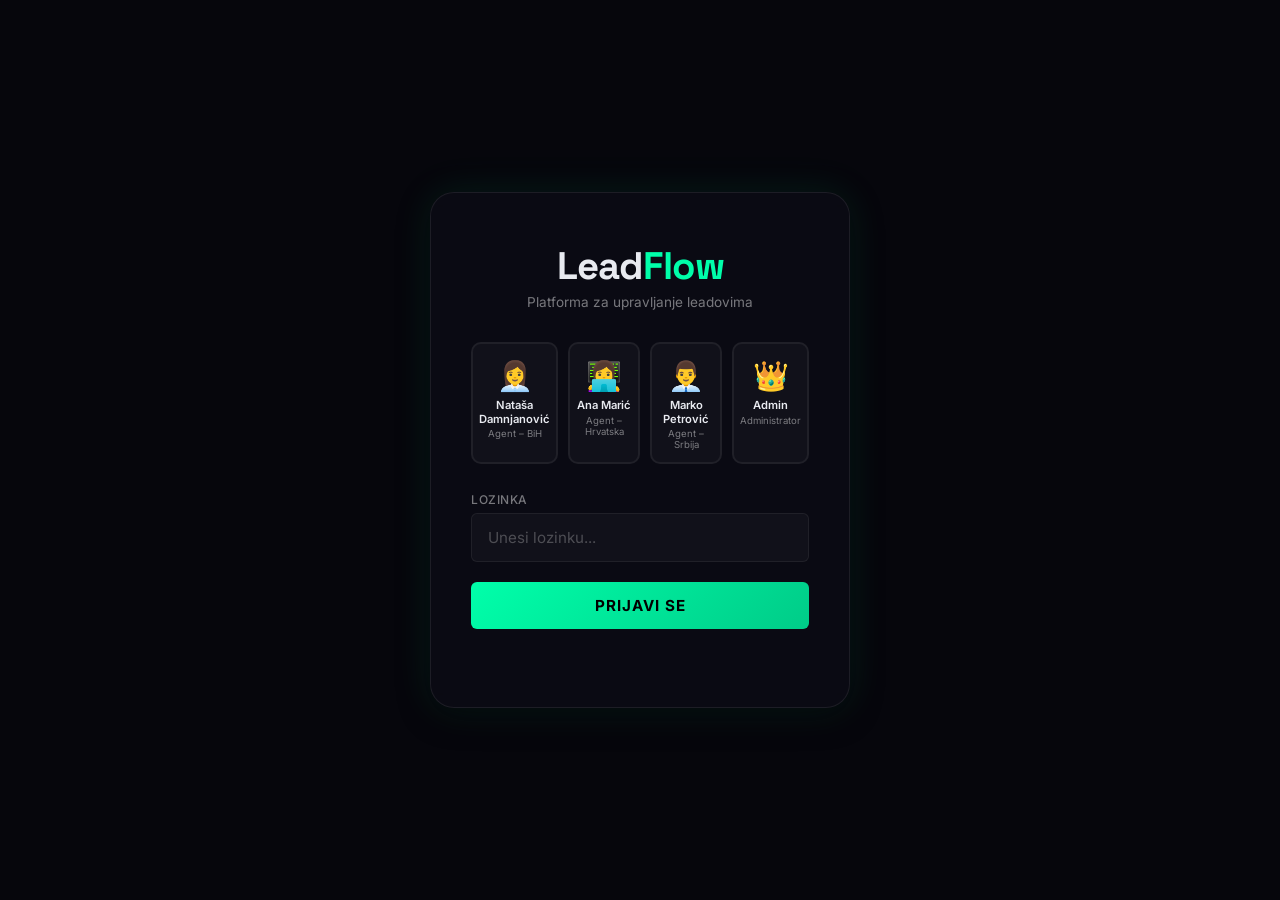
<file: index.html>
<!DOCTYPE html>
<html lang="bs" data-theme="dark">
<head>
<meta charset="UTF-8">
<meta name="viewport" content="width=device-width,initial-scale=1.0">
<title>LeadFlow Platform</title>
<link rel="preconnect" href="https://fonts.googleapis.com">
<link rel="preconnect" href="https://fonts.gstatic.com" crossorigin>
<link href="https://fonts.googleapis.com/css2?family=Space+Grotesk:wght@300;400;500;600;700&family=Inter:wght@300;400;500;600;700&display=swap" rel="stylesheet">
<link rel="stylesheet" href="v2/prem.495d68b5.css">
</head>
<body>

<!-- Three.js 3D Background -->
<canvas id="threeBg"></canvas>

<!-- Noise Overlay -->
<div class="noise-overlay"></div>

<!-- LOGIN -->
<div class="login-overlay" id="loginOverlay">
  <div class="login-box">
    <div class="login-logo">Lead<span class="g">Flow</span></div>
    <div class="login-sub">Platforma za upravljanje leadovima</div>
    <div class="login-avatars" id="loginAvatars"></div>
    <div class="login-field">
      <label>Lozinka</label>
      <input type="password" id="loginPass" placeholder="Unesi lozinku...">
    </div>
    <button class="login-btn" id="doLogin">Prijavi se</button>
    <div class="login-err" id="loginErr"></div>
  </div>
</div>

<!-- APP -->
<div class="app-layout" id="appLayout">
  <!-- Left Sidebar -->
  <div class="sidebar" id="sidebarIcons"></div>

  <!-- Main Area -->
  <div class="main-area">
    <div class="topbar">
      <button class="hamburger" id="hamburgerBtn" onclick="toggleMobileSidebar()">☰</button>
      <div class="topbar-left">
        <div class="topbar-title" id="topTitle"></div>
        <div class="topbar-bc" id="topBC"></div>
      </div>
      <div class="topbar-right">
        <button class="tb-btn" onclick="toggleAIRight()">🤖 AI Mentor</button>
        <div class="topbar-avatar" id="topAvatar"></div>
      </div>
    </div>
    <div class="content-scroll" id="contentScroll"></div>
  </div>

  <!-- Right Sidebar — AI Mentor -->
  <div class="sidebar-right" id="sidebarRight">
    <div class="ai-header">
      <div class="ai-avatar">🤖</div>
      <div class="ai-title">
        <div class="ai-title-text" id="topAvatarTitle"></div>
        <div class="ai-title-sub">AI Mentor</div>
      </div>
      <button class="ai-close" onclick="toggleAIRight()">✕</button>
      <div class="ai-dot"></div>
    </div>
    <div class="ai-tabs" id="aiTabs"></div>
    <div class="ai-content" id="aiContent"></div>
    <div class="ai-input-wrap">
      <textarea class="ai-input" id="aiInput" placeholder="Pitaj AI mentora..." rows="1" onkeydown="if(event.key==='Enter'&&!event.shiftKey){event.preventDefault();aiSend()}"></textarea>
      <button class="ai-send" onclick="aiSend()">➤</button>
    </div>
  </div>
</div>

<!-- Contact Detail Modal -->
<div class="modal-overlay" id="contactModal" onclick="if(event.target===this)closeContactModal()">
  <div class="modal-box" id="contactModalBox"></div>
</div>

<!-- Theme Switcher -->
<div class="theme-switcher" id="themeSwitcher" onclick="toggleThemePanel()">
  <div class="theme-icon">🎨</div>
  <div class="theme-panel" id="themePanel" onclick="event.stopPropagation()">
    <div class="theme-panel-title">Tema</div>
    <div class="theme-options" id="themeOptions"></div>
  </div>
</div>

<!-- Tarot -->
<div class="tarot-overlay" id="tarotOverlay">
  <div class="tarot-section" id="tarotSection"></div>
</div>

<div class="toast-box" id="toastBox"></div>

<script src="v2/three128.eb854986.min.js"></script>
<script src="v2/threebg.25b338b9.js"></script>
<script src="v2/data.d6e6ed64.js"></script>
<script src="v2/app.8403d704.js"></script>
</body>
</html>
</file>
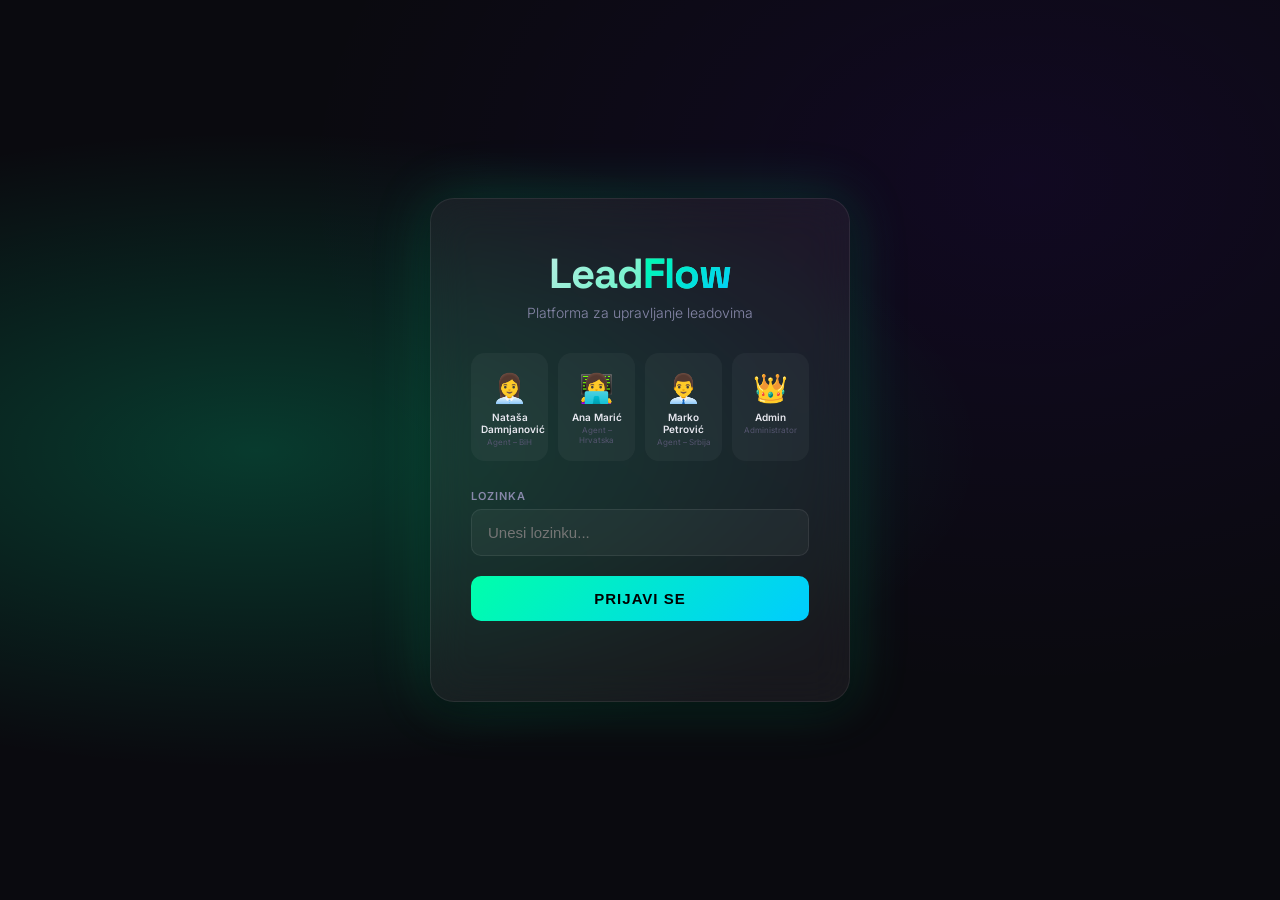
<file: v2/index.html>
<!DOCTYPE html>
<html lang="bs" data-theme="dark">
<head>
<meta charset="UTF-8">
<meta name="viewport" content="width=device-width,initial-scale=1.0">
<title>LeadFlow Platform</title>
<link rel="preconnect" href="https://fonts.googleapis.com">
<link rel="preconnect" href="https://fonts.gstatic.com" crossorigin>
<link href="https://fonts.googleapis.com/css2?family=Space+Grotesk:wght@400;500;600;700&family=Inter:wght@300;400;500;600&display=swap" rel="stylesheet">
<link rel="stylesheet" href="style.9bd8a88c.css">
</head>
<body>

<!-- Particle Canvas -->
<canvas id="particleCanvas"></canvas>

<!-- Noise Overlay -->
<div class="noise-overlay"></div>

<!-- LOGIN -->
<div class="login-overlay" id="loginOverlay">
  <div class="login-box">
    <div class="login-logo">Lead<span class="g">Flow</span></div>
    <div class="login-sub">Platforma za upravljanje leadovima</div>
    <div class="login-avatars" id="loginAvatars"></div>
    <div class="login-field">
      <label>Lozinka</label>
      <input type="password" id="loginPass" placeholder="Unesi lozinku...">
    </div>
    <button class="login-btn" id="doLogin">Prijavi se</button>
    <div class="login-err" id="loginErr"></div>
  </div>
</div>

<!-- APP -->
<div class="app-layout" id="appLayout">
  <!-- Left Sidebar -->
  <div class="sidebar" id="sidebarIcons"></div>

  <!-- Main Area -->
  <div class="main-area">
    <div class="topbar">
      <button class="hamburger" id="hamburgerBtn" onclick="toggleMobileSidebar()">☰</button>
      <div class="topbar-left">
        <div class="topbar-title" id="topTitle"></div>
        <div class="topbar-bc" id="topBC"></div>
      </div>
      <div class="topbar-right">
        <button class="tb-btn" onclick="toggleAIRight()">🤖 AI Mentor</button>
        <div class="topbar-avatar" id="topAvatar"></div>
      </div>
    </div>
    <div class="content-scroll" id="contentScroll"></div>
  </div>

  <!-- Right Sidebar — AI Mentor -->
  <div class="sidebar-right" id="sidebarRight">
    <div class="ai-header">
      <div class="ai-avatar">🤖</div>
      <div class="ai-title">
        <div class="ai-title-text" id="topAvatarTitle"></div>
        <div class="ai-title-sub">AI Mentor</div>
      </div>
      <button class="ai-close" onclick="toggleAIRight()">✕</button>
      <div class="ai-dot"></div>
    </div>
    <div class="ai-tabs" id="aiTabs"></div>
    <div class="ai-content" id="aiContent"></div>
    <div class="ai-input-wrap">
      <textarea class="ai-input" id="aiInput" placeholder="Pitaj AI mentora..." rows="1" onkeydown="if(event.key==='Enter'&&!event.shiftKey){event.preventDefault();aiSend()}"></textarea>
      <button class="ai-send" onclick="aiSend()">➤</button>
    </div>
  </div>
</div>

<!-- Contact Detail Modal -->
<div class="modal-overlay" id="contactModal" onclick="if(event.target===this)closeContactModal()">
  <div class="modal-box" id="contactModalBox"></div>
</div>

<!-- Theme Switcher -->
<div class="theme-switcher" id="themeSwitcher" onclick="toggleThemePanel()">
  <div class="theme-icon">🎨</div>
  <div class="theme-panel" id="themePanel" onclick="event.stopPropagation()">
    <div class="theme-panel-title">Tema</div>
    <div class="theme-options" id="themeOptions"></div>
  </div>
</div>

<!-- Tarot Section -->
<div class="tarot-overlay" id="tarotOverlay">
  <div class="tarot-section" id="tarotSection"></div>
</div>

<div class="toast-box" id="toastBox"></div>

<script src="data.d6e6ed64.js"></script>
<script src="app.8403d704.js"></script>
</body>
</html>
</file>
<file: v2/prem.495d68b5.css>
/* ═══════════════════════════════════════════════════════════
   LeadFlow Premium CSS — Part 1: Variables, Reset, Login
   ═══════════════════════════════════════════════════════════ */

@import url('https://fonts.googleapis.com/css2?family=Space+Grotesk:wght@300;400;500;600;700&family=Inter:wght@300;400;500;600;700&display=swap');

:root {
  --accent: #00ffaa;
  --accent-glow: rgba(0,255,170,0.25);
  --accent-dim: #00cc88;
  --bg: #06060c;
  --bg2: #0c0c16;
  --surface: rgba(255,255,255,0.03);
  --surface-hover: rgba(255,255,255,0.06);
  --surface-border: rgba(255,255,255,0.06);
  --text: #e8eaf0;
  --text-dim: rgba(255,255,255,0.45);
  --text-muted: rgba(255,255,255,0.25);
  --danger: #ff4466;
  --success: #00ffaa;
  --warning: #ffaa00;
  --glass: rgba(12,12,22,0.75);
  --glass-border: rgba(255,255,255,0.08);
  --radius: 16px;
  --radius-sm: 10px;
  --radius-xs: 6px;
  --shadow: 0 8px 32px rgba(0,0,0,0.4);
  --shadow-glow: 0 0 40px rgba(0,255,170,0.1);
  --transition: 0.3s cubic-bezier(0.4,0,0.2,1);
  --font: 'Inter', -apple-system, BlinkMacSystemFont, sans-serif;
  --font-display: 'Space Grotesk', sans-serif;
}

[data-theme="light"] {
  --bg: #f0f2f5;
  --bg2: #e4e7ec;
  --surface: rgba(255,255,255,0.85);
  --surface-hover: rgba(255,255,255,0.95);
  --surface-border: rgba(0,0,0,0.06);
  --text: #1a1a2e;
  --text-dim: rgba(0,0,0,0.5);
  --text-muted: rgba(0,0,0,0.25);
  --glass: rgba(255,255,255,0.8);
  --glass-border: rgba(0,0,0,0.06);
  --shadow: 0 8px 32px rgba(0,0,0,0.08);
  --shadow-glow: 0 0 40px rgba(0,255,170,0.06);
}

[data-theme="deep-space"] {
  --bg: #020010;
  --bg2: #060020;
  --surface: rgba(80,0,180,0.08);
  --surface-hover: rgba(80,0,180,0.14);
  --surface-border: rgba(120,40,255,0.12);
  --accent: #aa77ff;
  --accent-glow: rgba(170,119,255,0.25);
  --accent-dim: #8855dd;
  --glass: rgba(20,0,50,0.8);
  --glass-border: rgba(120,40,255,0.15);
}

*, *::before, *::after { margin: 0; padding: 0; box-sizing: border-box; }
html { font-size: 16px; -webkit-font-smoothing: antialiased; }
body {
  font-family: var(--font);
  background: var(--bg);
  color: var(--text);
  overflow-x: hidden;
  min-height: 100vh;
}

/* Scrollbar */
::-webkit-scrollbar { width: 6px; }
::-webkit-scrollbar-track { background: transparent; }
::-webkit-scrollbar-thumb { background: var(--accent); border-radius: 3px; opacity: 0.4; }
::-webkit-scrollbar-thumb:hover { opacity: 1; }

/* ── Three.js Canvas ── */
#threeBg {
  position: fixed; top: 0; left: 0; width: 100vw; height: 100vh;
  z-index: 0; pointer-events: none;
}

/* ── Noise Overlay ── */
.noise-overlay {
  position: fixed; inset: 0; z-index: 1; pointer-events: none;
  opacity: 0.035;
  background-image: url("data:image/svg+xml,%3Csvg viewBox='0 0 256 256' xmlns='http://www.w3.org/2000/svg'%3E%3Cfilter id='n'%3E%3CfeTurbulence type='fractalNoise' baseFrequency='0.9' numOctaves='4' stitchTiles='stitch'/%3E%3C/filter%3E%3Crect width='100%25' height='100%25' filter='url(%23n)' opacity='1'/%3E%3C/svg%3E");
  background-repeat: repeat;
  background-size: 128px;
}

/* ── LOGIN ── */
.login-overlay {
  position: fixed; inset: 0; z-index: 100;
  display: flex; align-items: center; justify-content: center;
  background: var(--bg);
}

.login-box {
  width: 420px; max-width: 92vw;
  background: var(--glass);
  backdrop-filter: blur(40px) saturate(1.4);
  -webkit-backdrop-filter: blur(40px) saturate(1.4);
  border: 1px solid var(--glass-border);
  border-radius: 24px;
  padding: 48px 40px;
  box-shadow: var(--shadow), var(--shadow-glow);
  text-align: center;
  animation: loginFadeIn 0.8s ease-out;
}

@keyframes loginFadeIn {
  from { opacity: 0; transform: translateY(30px) scale(0.96); }
  to { opacity: 1; transform: translateY(0) scale(1); }
}

.login-logo {
  font-family: var(--font-display);
  font-size: 2.4rem; font-weight: 700;
  letter-spacing: -1px;
  margin-bottom: 4px;
}
.login-logo .g { color: var(--accent); }
.login-sub {
  font-size: 0.85rem; color: var(--text-dim);
  margin-bottom: 32px; font-weight: 400;
}

.login-avatars {
  display: grid; grid-template-columns: repeat(4,1fr);
  gap: 10px; margin-bottom: 28px;
}

.avatar-card {
  background: var(--surface);
  border: 2px solid var(--surface-border);
  border-radius: var(--radius-sm);
  padding: 14px 6px 12px;
  cursor: pointer;
  transition: var(--transition);
  text-align: center;
}
.avatar-card:hover {
  background: var(--surface-hover);
  border-color: var(--accent);
  transform: translateY(-3px);
  box-shadow: 0 4px 20px var(--accent-glow);
}
.avatar-card.selected {
  border-color: var(--accent);
  background: var(--accent-glow);
  box-shadow: 0 0 24px var(--accent-glow);
}
.avatar-emoji { font-size: 1.8rem; margin-bottom: 6px; }
.avatar-name { font-size: 0.7rem; font-weight: 600; line-height: 1.2; }
.avatar-role { font-size: 0.6rem; color: var(--text-dim); margin-top: 2px; }

.login-field {
  position: relative; margin-bottom: 20px; text-align: left;
}
.login-field label {
  display: block; font-size: 0.75rem; color: var(--text-dim);
  margin-bottom: 6px; font-weight: 500; text-transform: uppercase; letter-spacing: 0.5px;
}
.login-field input {
  width: 100%; padding: 14px 16px;
  background: var(--surface); border: 1px solid var(--surface-border);
  border-radius: var(--radius-xs); color: var(--text);
  font-size: 0.95rem; font-family: var(--font);
  outline: none; transition: var(--transition);
}
.login-field input:focus {
  border-color: var(--accent);
  box-shadow: 0 0 0 3px var(--accent-glow);
}
.login-field input::placeholder { color: var(--text-muted); }

.login-btn {
  width: 100%; padding: 14px;
  background: linear-gradient(135deg, var(--accent), var(--accent-dim));
  border: none; border-radius: var(--radius-xs);
  color: #000; font-weight: 700; font-size: 0.95rem;
  font-family: var(--font); cursor: pointer;
  transition: var(--transition);
  text-transform: uppercase; letter-spacing: 1px;
}
.login-btn:hover {
  transform: translateY(-2px);
  box-shadow: 0 6px 30px var(--accent-glow);
}
.login-btn:active { transform: translateY(0); }

.login-err {
  color: var(--danger); font-size: 0.8rem; margin-top: 12px; min-height: 18px;
}
/* ═══════════════════════════════════════════════════════════
   LeadFlow Premium CSS — Part 2: Layout, Sidebar, Cards
   ═══════════════════════════════════════════════════════════ */

/* ── App Layout ── */
.app-layout {
  display: none; position: relative; z-index: 2;
  width: 100%; height: 100vh; overflow: hidden;
}
.app-layout { display: none; flex-direction: row; }
.app-layout[style*="flex"] { display: flex !important; }

/* ── Sidebar ── */
.sidebar {
  width: 68px; min-width: 68px;
  background: var(--glass);
  backdrop-filter: blur(30px);
  -webkit-backdrop-filter: blur(30px);
  border-right: 1px solid var(--glass-border);
  display: flex; flex-direction: column;
  align-items: center; padding: 16px 0; gap: 4px;
  overflow-y: auto; z-index: 10;
}

.sidebar-item {
  width: 52px; height: 52px;
  display: flex; flex-direction: column;
  align-items: center; justify-content: center;
  border-radius: var(--radius-sm);
  cursor: pointer; transition: var(--transition);
  position: relative; color: var(--text-dim);
}
.sidebar-item:hover {
  background: var(--surface-hover);
  color: var(--text);
}
.sidebar-item.active {
  color: var(--accent);
  background: var(--accent-glow);
}
.sidebar-item.active::before {
  content: ''; position: absolute;
  left: -8px; top: 50%; transform: translateY(-50%);
  width: 3px; height: 24px;
  background: var(--accent);
  border-radius: 0 3px 3px 0;
  box-shadow: 0 0 12px var(--accent-glow);
}
.sidebar-icon { font-size: 1.3rem; line-height: 1; }
.sidebar-label { font-size: 0.5rem; margin-top: 3px; font-weight: 500; }

/* Mobile */
.hamburger { display: none; }

/* ── Main Area ── */
.main-area {
  flex: 1; display: flex; flex-direction: column;
  overflow: hidden; position: relative;
}

/* ── Topbar ── */
.topbar {
  height: 60px; min-height: 60px;
  display: flex; align-items: center;
  padding: 0 24px; gap: 16px;
  background: var(--glass);
  backdrop-filter: blur(20px);
  -webkit-backdrop-filter: blur(20px);
  border-bottom: 1px solid var(--glass-border);
  z-index: 5;
}
.topbar-left { flex: 1; }
.topbar-title {
  font-family: var(--font-display);
  font-size: 1.15rem; font-weight: 600;
  background: linear-gradient(135deg, var(--text), var(--accent));
  -webkit-background-clip: text; -webkit-text-fill-color: transparent;
  background-clip: text;
}
.topbar-bc { font-size: 0.7rem; color: var(--text-dim); }
.topbar-right { display: flex; align-items: center; gap: 12px; }
.tb-btn {
  padding: 8px 16px; border-radius: 20px;
  background: var(--surface); border: 1px solid var(--surface-border);
  color: var(--text); font-size: 0.8rem; font-family: var(--font);
  cursor: pointer; transition: var(--transition);
}
.tb-btn:hover { border-color: var(--accent); box-shadow: 0 0 16px var(--accent-glow); }
.topbar-avatar {
  width: 36px; height: 36px;
  display: flex; align-items: center; justify-content: center;
  font-size: 1.2rem;
  border-radius: 50%;
  border: 2px solid var(--accent);
  box-shadow: 0 0 12px var(--accent-glow);
}

/* ── Content Scroll ── */
.content-scroll {
  flex: 1; overflow-y: auto; padding: 24px;
  scroll-behavior: smooth;
}

/* ── Overview Grid ── */
.overview-grid {
  display: grid;
  grid-template-columns: repeat(auto-fill, minmax(200px, 1fr));
  gap: 16px; margin-bottom: 32px;
}

.stat-card {
  background: var(--glass);
  backdrop-filter: blur(20px);
  border: 1px solid var(--glass-border);
  border-radius: var(--radius);
  padding: 24px 20px;
  transition: var(--transition);
  cursor: default;
  position: relative; overflow: hidden;
}
.stat-card::before {
  content: ''; position: absolute; inset: 0;
  background: linear-gradient(135deg, var(--accent-glow), transparent);
  opacity: 0; transition: var(--transition);
}
.stat-card:hover::before { opacity: 0.3; }
.stat-card:hover {
  transform: translateY(-4px);
  border-color: var(--accent);
  box-shadow: var(--shadow-glow);
}
.stat-card.clickable { cursor: pointer; }
.stat-icon { font-size: 2rem; margin-bottom: 8px; position: relative; }
.stat-value {
  font-family: var(--font-display);
  font-size: 2rem; font-weight: 700;
  color: var(--text); position: relative;
}
.stat-label {
  font-size: 0.8rem; color: var(--text-dim);
  margin-top: 4px; position: relative;
}

/* ── Section Title ── */
.section-title {
  font-family: var(--font-display);
  font-size: 1rem; font-weight: 600;
  color: var(--text-dim); margin-bottom: 16px;
  text-transform: uppercase; letter-spacing: 1px;
  font-size: 0.75rem;
}

/* ── Category Grid ── */
.cat-grid { display: flex; flex-wrap: wrap; gap: 8px; margin-bottom: 32px; }
.cat-pill {
  padding: 8px 16px; border-radius: 20px;
  background: var(--surface); border: 1px solid var(--surface-border);
  font-size: 0.8rem; color: var(--text);
  display: flex; align-items: center; gap: 6px;
  transition: var(--transition);
}
.cat-pill:hover { border-color: var(--accent); }
.cat-count {
  background: var(--accent); color: #000;
  padding: 1px 7px; border-radius: 10px;
  font-size: 0.7rem; font-weight: 700;
}

/* ── Country Header ── */
.country-header {
  display: flex; align-items: center; gap: 16px;
  margin-bottom: 20px;
}
.country-flag-big { font-size: 3rem; }
.country-stats {
  display: flex; gap: 16px; font-size: 0.85rem; color: var(--text-dim);
}

/* ── Agent Tabs ── */
.agent-tabs {
  display: flex; gap: 8px; margin-bottom: 16px;
  padding-bottom: 12px; border-bottom: 1px solid var(--surface-border);
}
.agent-tab {
  padding: 8px 16px; border-radius: 20px;
  background: var(--surface); border: 1px solid var(--surface-border);
  font-size: 0.8rem; cursor: pointer;
  transition: var(--transition); color: var(--text-dim);
}
.agent-tab:hover { color: var(--text); border-color: var(--accent); }
.agent-tab.active {
  background: var(--accent); color: #000;
  border-color: var(--accent); font-weight: 600;
}

/* ── Search Bar ── */
.search-bar { margin-bottom: 20px; }
.search-bar input {
  width: 100%; padding: 14px 20px;
  background: var(--glass);
  backdrop-filter: blur(10px);
  border: 1px solid var(--surface-border);
  border-radius: var(--radius);
  color: var(--text); font-size: 0.9rem;
  font-family: var(--font); outline: none;
  transition: var(--transition);
}
.search-bar input:focus {
  border-color: var(--accent);
  box-shadow: 0 0 0 3px var(--accent-glow);
}
.search-bar input::placeholder { color: var(--text-muted); }

/* ── Contact List ── */
.contact-list {
  display: grid;
  grid-template-columns: repeat(auto-fill, minmax(320px, 1fr));
  gap: 12px;
}

.contact-card {
  background: var(--glass);
  backdrop-filter: blur(16px);
  border: 1px solid var(--glass-border);
  border-radius: var(--radius);
  padding: 18px 20px;
  cursor: pointer;
  transition: var(--transition);
  position: relative; overflow: hidden;
}
.contact-card::after {
  content: ''; position: absolute; inset: 0;
  background: linear-gradient(135deg, var(--accent-glow), transparent);
  opacity: 0; transition: var(--transition);
  border-radius: var(--radius);
}
.contact-card:hover {
  transform: translateY(-3px) scale(1.01);
  border-color: var(--accent);
  box-shadow: 0 8px 30px var(--accent-glow);
}
.contact-card:hover::after { opacity: 0.15; }
.contact-card.done { border-left: 3px solid var(--success); }
.contact-card.pending { border-left: 3px solid var(--warning); }

.cc-top { position: relative; z-index: 1; margin-bottom: 10px; }
.cc-name { font-weight: 600; font-size: 0.95rem; margin-bottom: 2px; }
.cc-company { font-size: 0.8rem; color: var(--text-dim); }

.cc-bottom {
  display: flex; flex-wrap: wrap; gap: 8px;
  align-items: center; position: relative; z-index: 1;
}
.cc-cat {
  font-size: 0.75rem; color: var(--accent);
  background: var(--accent-glow);
  padding: 3px 10px; border-radius: 12px;
}
.cc-phone { font-size: 0.75rem; color: var(--text-dim); }

.badge {
  padding: 3px 10px; border-radius: 12px;
  font-size: 0.7rem; font-weight: 600;
}
.badge-success { background: rgba(0,255,170,0.15); color: var(--success); }
.badge-fail { background: rgba(255,68,102,0.15); color: var(--danger); }

.cc-comment {
  font-size: 0.75rem; color: var(--text-dim);
  margin-top: 8px; padding-top: 8px;
  border-top: 1px solid var(--surface-border);
  position: relative; z-index: 1;
}
/* ═══════════════════════════════════════════════════════════
   LeadFlow Premium CSS — Part 3: Modal, AI, Tarot, Toast
   ═══════════════════════════════════════════════════════════ */

/* ── Contact Modal ── */
.modal-overlay {
  display: none; position: fixed; inset: 0; z-index: 200;
  background: rgba(0,0,0,0.6);
  backdrop-filter: blur(8px);
  align-items: center; justify-content: center;
}
.modal-overlay[style*="flex"] { display: flex !important; }

.modal-box {
  width: 520px; max-width: 94vw; max-height: 85vh;
  overflow-y: auto;
  background: var(--glass);
  backdrop-filter: blur(40px) saturate(1.4);
  border: 1px solid var(--glass-border);
  border-radius: 24px;
  padding: 32px;
  box-shadow: var(--shadow), var(--shadow-glow);
  animation: modalIn 0.4s ease-out;
}
@keyframes modalIn {
  from { opacity: 0; transform: translateY(40px) scale(0.95); }
  to { opacity: 1; transform: translateY(0) scale(1); }
}

.modal-header {
  display: flex; align-items: center; gap: 14px;
  margin-bottom: 24px; position: relative;
}
.modal-avatar {
  width: 56px; height: 56px;
  display: flex; align-items: center; justify-content: center;
  font-size: 1.8rem;
  background: var(--accent-glow);
  border-radius: 16px;
  border: 2px solid var(--accent);
  box-shadow: 0 0 20px var(--accent-glow);
}
.modal-name { font-family: var(--font-display); font-size: 1.2rem; font-weight: 600; }
.modal-company { font-size: 0.8rem; color: var(--text-dim); }
.modal-close {
  position: absolute; right: 0; top: 0;
  width: 36px; height: 36px;
  display: flex; align-items: center; justify-content: center;
  border-radius: 50%; background: var(--surface);
  border: 1px solid var(--surface-border);
  color: var(--text-dim); font-size: 1rem;
  cursor: pointer; transition: var(--transition);
}
.modal-close:hover {
  background: var(--danger); color: #fff;
  transform: rotate(90deg);
}

.modal-info-grid {
  display: grid; grid-template-columns: 1fr 1fr;
  gap: 12px; margin-bottom: 24px;
}
.modal-info {
  background: var(--surface);
  border: 1px solid var(--surface-border);
  border-radius: var(--radius-sm);
  padding: 12px 14px;
  display: flex; flex-direction: column; gap: 4px;
}
.mi-label { font-size: 0.7rem; color: var(--text-dim); text-transform: uppercase; letter-spacing: 0.5px; }
.mi-val { font-size: 0.85rem; font-weight: 500; word-break: break-all; }

.modal-section-title {
  font-family: var(--font-display);
  font-size: 0.75rem; font-weight: 600;
  color: var(--text-dim); text-transform: uppercase;
  letter-spacing: 1px; margin-bottom: 10px; margin-top: 20px;
}

.status-controls { display: flex; gap: 8px; }
.status-btn, .sale-btn {
  flex: 1; padding: 12px;
  background: var(--surface); border: 2px solid var(--surface-border);
  border-radius: var(--radius-sm); color: var(--text-dim);
  font-size: 0.85rem; font-family: var(--font);
  cursor: pointer; transition: var(--transition);
  font-weight: 500;
}
.status-btn:hover, .sale-btn:hover {
  border-color: var(--accent); color: var(--text);
}
.status-btn.active-done {
  background: rgba(0,255,170,0.15); border-color: var(--success);
  color: var(--success); font-weight: 700;
}
.status-btn.active-pending {
  background: rgba(255,170,0,0.15); border-color: var(--warning);
  color: var(--warning); font-weight: 700;
}
.sale-btn.active-yes {
  background: rgba(0,255,170,0.15); border-color: var(--success);
  color: var(--success); font-weight: 700;
}
.sale-btn.active-no {
  background: rgba(255,68,102,0.15); border-color: var(--danger);
  color: var(--danger); font-weight: 700;
}

.comment-input {
  width: 100%; padding: 14px 16px;
  background: var(--surface); border: 1px solid var(--surface-border);
  border-radius: var(--radius-sm); color: var(--text);
  font-size: 0.85rem; font-family: var(--font);
  resize: vertical; outline: none;
  transition: var(--transition);
}
.comment-input:focus {
  border-color: var(--accent);
  box-shadow: 0 0 0 3px var(--accent-glow);
}

.save-comment-btn {
  margin-top: 10px; padding: 10px 24px;
  background: var(--accent); color: #000;
  border: none; border-radius: var(--radius-xs);
  font-weight: 700; font-size: 0.8rem;
  font-family: var(--font); cursor: pointer;
  transition: var(--transition);
}
.save-comment-btn:hover { box-shadow: 0 4px 20px var(--accent-glow); transform: translateY(-1px); }

/* ── AI Mentor Sidebar ── */
.sidebar-right {
  width: 340px; min-width: 340px;
  background: var(--glass);
  backdrop-filter: blur(30px);
  -webkit-backdrop-filter: blur(30px);
  border-left: 1px solid var(--glass-border);
  display: none; flex-direction: column;
  z-index: 10;
}
.sidebar-right[style*="flex"] { display: flex !important; }

.ai-header {
  display: flex; align-items: center; gap: 10px;
  padding: 16px 20px;
  border-bottom: 1px solid var(--glass-border);
  position: relative;
}
.ai-avatar {
  width: 40px; height: 40px;
  display: flex; align-items: center; justify-content: center;
  font-size: 1.4rem;
  background: var(--accent-glow);
  border-radius: 12px;
}
.ai-title { flex: 1; }
.ai-title-text { font-weight: 600; font-size: 0.85rem; }
.ai-title-sub { font-size: 0.7rem; color: var(--text-dim); }
.ai-close {
  width: 28px; height: 28px;
  display: flex; align-items: center; justify-content: center;
  border-radius: 8px; background: var(--surface);
  border: none; color: var(--text-dim);
  cursor: pointer; transition: var(--transition);
}
.ai-close:hover { background: var(--danger); color: #fff; }
.ai-dot {
  width: 8px; height: 8px; border-radius: 50%;
  background: var(--success);
  box-shadow: 0 0 8px var(--success);
  animation: pulse 2s infinite;
}
@keyframes pulse {
  0%, 100% { opacity: 1; }
  50% { opacity: 0.4; }
}

.ai-content {
  flex: 1; overflow-y: auto;
  padding: 16px 20px;
  display: flex; flex-direction: column; gap: 10px;
}

.ai-msg {
  padding: 12px 16px;
  border-radius: var(--radius-sm);
  font-size: 0.82rem; line-height: 1.5;
  max-width: 90%;
  animation: msgIn 0.3s ease-out;
}
@keyframes msgIn { from { opacity: 0; transform: translateY(8px); } to { opacity: 1; transform: translateY(0); } }

.user-msg {
  background: var(--accent);
  color: #000; font-weight: 500;
  align-self: flex-end;
  border-bottom-right-radius: 4px;
}
.bot-msg {
  background: var(--surface);
  border: 1px solid var(--surface-border);
  align-self: flex-start;
  border-bottom-left-radius: 4px;
}

.ai-input-wrap {
  display: flex; gap: 8px;
  padding: 12px 16px;
  border-top: 1px solid var(--glass-border);
}
.ai-input {
  flex: 1; padding: 10px 14px;
  background: var(--surface); border: 1px solid var(--surface-border);
  border-radius: var(--radius-sm); color: var(--text);
  font-size: 0.82rem; font-family: var(--font);
  resize: none; outline: none;
  transition: var(--transition);
}
.ai-input:focus { border-color: var(--accent); }
.ai-send {
  width: 40px; height: 40px;
  display: flex; align-items: center; justify-content: center;
  background: var(--accent); color: #000;
  border: none; border-radius: var(--radius-sm);
  font-size: 1.1rem; cursor: pointer;
  transition: var(--transition);
}
.ai-send:hover { box-shadow: 0 0 16px var(--accent-glow); }

/* ── Tarot ── */
.tarot-container {
  max-width: 600px; margin: 0 auto; text-align: center;
}
.tarot-title {
  font-family: var(--font-display);
  font-size: 1.6rem; font-weight: 700;
  margin-bottom: 8px;
}
.tarot-subtitle { color: var(--text-dim); margin-bottom: 24px; font-size: 0.9rem; }

.tarot-pull-btn {
  padding: 16px 40px;
  background: linear-gradient(135deg, #8b5cf6, #a855f7, #c084fc);
  border: none; border-radius: 30px;
  color: #fff; font-size: 1rem; font-weight: 700;
  font-family: var(--font-display); cursor: pointer;
  transition: var(--transition);
  box-shadow: 0 4px 24px rgba(139,92,246,0.3);
  text-transform: uppercase; letter-spacing: 1px;
}
.tarot-pull-btn:hover {
  transform: translateY(-3px) scale(1.03);
  box-shadow: 0 8px 40px rgba(139,92,246,0.5);
}

.tarot-pulled {
  margin-top: 32px;
  padding: 32px;
  background: linear-gradient(135deg, rgba(139,92,246,0.15), rgba(168,85,247,0.08));
  border: 1px solid rgba(139,92,246,0.3);
  border-radius: var(--radius);
  animation: tarotReveal 0.6s ease-out;
}
@keyframes tarotReveal {
  from { opacity: 0; transform: scale(0.8) rotateY(180deg); }
  to { opacity: 1; transform: scale(1) rotateY(0); }
}
.tp-name {
  font-family: var(--font-display);
  font-size: 1.4rem; font-weight: 700; margin: 12px 0 8px;
}
.tp-meaning { color: var(--text-dim); font-size: 0.9rem; margin-bottom: 8px; }
.tp-date { font-size: 0.75rem; color: var(--text-muted); }
.tp-note { font-size: 0.8rem; color: var(--accent); margin-top: 8px; }

.tarot-history-title {
  font-family: var(--font-display);
  font-size: 0.8rem; font-weight: 600;
  color: var(--text-dim); text-transform: uppercase;
  letter-spacing: 1px; margin: 32px 0 16px;
}
.tarot-entry {
  background: var(--glass);
  border: 1px solid var(--glass-border);
  border-radius: var(--radius-sm);
  padding: 14px 18px; margin-bottom: 8px;
  text-align: left;
}
.tarot-entry-date { font-size: 0.7rem; color: var(--text-muted); margin-bottom: 4px; }
.tarot-entry-card { font-size: 0.9rem; margin-bottom: 4px; }
.tarot-entry-meaning { font-size: 0.8rem; color: var(--text-dim); }
.tarot-entry-note { font-size: 0.75rem; color: var(--accent); margin-top: 4px; }

/* ── Theme Switcher ── */
.theme-switcher {
  position: fixed; bottom: 24px; right: 24px; z-index: 150;
  width: 48px; height: 48px;
  display: none; align-items: center; justify-content: center;
  background: var(--glass);
  backdrop-filter: blur(20px);
  border: 1px solid var(--glass-border);
  border-radius: 50%;
  cursor: pointer;
  box-shadow: var(--shadow);
  transition: var(--transition);
}
.theme-switcher:hover { transform: scale(1.1); border-color: var(--accent); }
.theme-icon { font-size: 1.3rem; }

.theme-panel {
  display: none; position: absolute; bottom: 60px; right: 0;
  width: 220px;
  background: var(--glass);
  backdrop-filter: blur(30px);
  border: 1px solid var(--glass-border);
  border-radius: var(--radius);
  padding: 16px;
  box-shadow: var(--shadow);
}
.theme-panel-title {
  font-size: 0.75rem; font-weight: 600;
  color: var(--text-dim); text-transform: uppercase;
  letter-spacing: 0.5px; margin-bottom: 10px;
}
.theme-options { display: flex; flex-direction: column; gap: 6px; }
.theme-opt {
  padding: 8px 12px; border-radius: var(--radius-xs);
  background: var(--surface); border: 1px solid var(--surface-border);
  color: var(--text-dim); font-size: 0.8rem;
  font-family: var(--font); cursor: pointer;
  transition: var(--transition); text-align: left;
}
.theme-opt:hover { color: var(--text); border-color: var(--accent); }
.theme-opt.active { background: var(--accent-glow); color: var(--accent); border-color: var(--accent); }

/* ── Settings ── */
.settings-container { max-width: 500px; }
.settings-title {
  font-family: var(--font-display);
  font-size: 1.4rem; font-weight: 700;
  margin-bottom: 24px;
}
.setting-group {
  background: var(--glass);
  border: 1px solid var(--glass-border);
  border-radius: var(--radius-sm);
  padding: 16px 20px; margin-bottom: 12px;
  display: flex; align-items: center; justify-content: space-between;
}
.setting-label { font-size: 0.85rem; color: var(--text-dim); }
.setting-val { font-size: 0.9rem; font-weight: 500; }
.logout-btn {
  padding: 8px 20px;
  background: rgba(255,68,102,0.15);
  border: 1px solid rgba(255,68,102,0.3);
  border-radius: var(--radius-xs);
  color: var(--danger); font-weight: 600;
  font-size: 0.8rem; font-family: var(--font);
  cursor: pointer; transition: var(--transition);
}
.logout-btn:hover { background: var(--danger); color: #fff; }

/* ── Toast ── */
.toast-box {
  position: fixed; bottom: 80px; left: 50%;
  transform: translateX(-50%);
  z-index: 300; display: flex; flex-direction: column;
  align-items: center; gap: 8px; pointer-events: none;
}
.toast {
  padding: 12px 24px;
  background: var(--glass);
  backdrop-filter: blur(20px);
  border: 1px solid var(--glass-border);
  border-radius: 20px;
  color: var(--text); font-size: 0.82rem; font-weight: 500;
  box-shadow: var(--shadow);
  opacity: 0; transform: translateY(10px);
  transition: var(--transition);
}
.toast.show { opacity: 1; transform: translateY(0); }
.toast.error { border-color: var(--danger); color: var(--danger); }

/* ── Responsive ── */
@media (max-width: 768px) {
  .sidebar {
    position: fixed; left: -70px; top: 0; bottom: 0;
    z-index: 50; transition: var(--transition);
  }
  .sidebar.mobile-open { left: 0; }
  .hamburger {
    display: flex; align-items: center; justify-content: center;
    width: 36px; height: 36px; background: var(--surface);
    border: 1px solid var(--surface-border);
    border-radius: 8px; color: var(--text);
    font-size: 1.2rem; cursor: pointer;
  }
  .sidebar-right { position: fixed; right: -340px; top: 0; bottom: 0; z-index: 50; transition: var(--transition); }
  .sidebar-right[style*="flex"] { right: 0; }
  .contact-list { grid-template-columns: 1fr; }
  .overview-grid { grid-template-columns: repeat(2, 1fr); }
  .modal-info-grid { grid-template-columns: 1fr; }
  .login-avatars { grid-template-columns: repeat(2, 1fr); }
  .login-box { padding: 32px 24px; }
}
@media (max-width: 480px) {
  .overview-grid { grid-template-columns: 1fr; }
}
</file>
<file: v2/style.9bd8a88c.css>
/* LeadFlow Platform v2 — Premium Design */
@import url('https://fonts.googleapis.com/css2?family=Space+Grotesk:wght@300;400;500;600;700&family=Inter:wght@300;400;500;600;700&display=swap');

:root {
  --accent: #00ffaa;
  --accent-glow: #00ffaa33;
  --bg: #0a0a0f;
  --bg2: #12121a;
  --bg3: #1a1a2e;
  --card: rgba(255,255,255,0.04);
  --card-hover: rgba(255,255,255,0.08);
  --glass: rgba(255,255,255,0.06);
  --glass-border: rgba(255,255,255,0.08);
  --text: #e8e8f0;
  --text2: #8888aa;
  --text3: #555570;
  --success: #00ffaa;
  --fail: #ff4466;
  --warning: #ffaa00;
  --radius: 16px;
  --radius-sm: 10px;
  --shadow: 0 8px 32px rgba(0,0,0,0.4);
}

[data-theme="light"] {
  --bg: #f0f2f5;
  --bg2: #ffffff;
  --bg3: #e8eaee;
  --card: rgba(0,0,0,0.03);
  --card-hover: rgba(0,0,0,0.06);
  --glass: rgba(255,255,255,0.7);
  --glass-border: rgba(0,0,0,0.08);
  --text: #1a1a2e;
  --text2: #666680;
  --text3: #9999aa;
  --shadow: 0 8px 32px rgba(0,0,0,0.08);
}

[data-theme="deep-space"] {
  --bg: #050510;
  --bg2: #0a0a1a;
  --bg3: #10102a;
  --card: rgba(100,100,255,0.04);
  --card-hover: rgba(100,100,255,0.08);
  --glass: rgba(100,100,255,0.06);
  --glass-border: rgba(100,100,255,0.1);
  --accent: #6644ff;
  --accent-glow: #6644ff33;
}

* { margin:0; padding:0; box-sizing:border-box; }

body {
  font-family: 'Inter', -apple-system, sans-serif;
  background: var(--bg);
  color: var(--text);
  min-height: 100vh;
  overflow-x: hidden;
}

/* ═══ PARTICLE CANVAS ═══ */
#particleCanvas {
  position: fixed; top:0; left:0; width:100%; height:100%;
  pointer-events: none; z-index: 0;
}

/* ═══ NOISE OVERLAY ═══ */
.noise-overlay {
  position: fixed; top:0; left:0; width:100%; height:100%;
  background: url("data:image/svg+xml,%3Csvg viewBox='0 0 256 256' xmlns='http://www.w3.org/2000/svg'%3E%3Cfilter id='n'%3E%3CfeTurbulence type='fractalNoise' baseFrequency='0.9' numOctaves='4' stitchTiles='stitch'/%3E%3C/filter%3E%3Crect width='100%25' height='100%25' filter='url(%23n)' opacity='0.03'/%3E%3C/svg%3E");
  pointer-events: none; z-index: 1; opacity: 0.5;
}

/* ═══ LOGIN ═══ */
.login-overlay {
  position: fixed; inset:0; z-index:1000;
  display: flex; align-items: center; justify-content: center;
  background: var(--bg);
  background-image: 
    radial-gradient(ellipse at 20% 50%, var(--accent-glow) 0%, transparent 50%),
    radial-gradient(ellipse at 80% 20%, rgba(100,0,255,0.08) 0%, transparent 50%);
}

.login-box {
  width: 420px; max-width: 95vw;
  background: var(--glass);
  border: 1px solid var(--glass-border);
  border-radius: 24px;
  padding: 48px 40px;
  backdrop-filter: blur(20px);
  box-shadow: var(--shadow), 0 0 60px var(--accent-glow);
  text-align: center;
  animation: fadeInUp 0.6s ease;
}

@keyframes fadeInUp {
  from { opacity:0; transform:translateY(30px); }
  to { opacity:1; transform:translateY(0); }
}

.login-logo {
  font-family: 'Space Grotesk', sans-serif;
  font-size: 42px; font-weight: 700;
  letter-spacing: -1px;
  margin-bottom: 4px;
  background: linear-gradient(135deg, var(--text) 0%, var(--accent) 100%);
  -webkit-background-clip: text;
  -webkit-text-fill-color: transparent;
}

.login-logo .g { 
  background: linear-gradient(135deg, var(--accent) 0%, #00ccff 100%);
  -webkit-background-clip: text;
  -webkit-text-fill-color: transparent;
}

.login-sub {
  font-size: 14px; color: var(--text2);
  margin-bottom: 32px;
  font-weight: 300;
}

.login-avatars {
  display: grid; grid-template-columns: repeat(4, 1fr);
  gap: 10px; margin-bottom: 28px;
}

.avatar-card {
  background: var(--card);
  border: 2px solid transparent;
  border-radius: 14px;
  padding: 16px 8px 12px;
  cursor: pointer;
  transition: all 0.3s cubic-bezier(0.4, 0, 0.2, 1);
  position: relative;
  overflow: hidden;
}

.avatar-card::before {
  content: '';
  position: absolute; inset:0;
  background: linear-gradient(135deg, var(--accent) 0%, transparent 60%);
  opacity: 0;
  transition: opacity 0.3s;
}

.avatar-card:hover {
  border-color: var(--accent);
  transform: translateY(-4px);
  box-shadow: 0 8px 24px var(--accent-glow);
}

.avatar-card:hover::before { opacity: 0.08; }

.avatar-card.selected {
  border-color: var(--accent);
  background: var(--accent-glow);
  box-shadow: 0 0 30px var(--accent-glow);
}

.avatar-emoji { font-size: 28px; margin-bottom: 6px; position: relative; z-index:1; }
.avatar-name { font-size: 10px; font-weight: 600; line-height: 1.2; position: relative; z-index:1; }
.avatar-role { font-size: 8px; color: var(--text3); margin-top: 2px; position: relative; z-index:1; }

.login-field {
  text-align: left; margin-bottom: 20px;
}

.login-field label {
  display: block; font-size: 11px; font-weight: 600;
  color: var(--text2); margin-bottom: 6px;
  text-transform: uppercase; letter-spacing: 1px;
}

.login-field input {
  width: 100%; padding: 14px 16px;
  background: var(--card);
  border: 1px solid var(--glass-border);
  border-radius: var(--radius-sm);
  color: var(--text);
  font-size: 15px;
  outline: none;
  transition: all 0.3s;
}

.login-field input:focus {
  border-color: var(--accent);
  box-shadow: 0 0 0 3px var(--accent-glow);
}

.login-btn {
  width: 100%; padding: 14px;
  background: linear-gradient(135deg, var(--accent), #00ccff);
  border: none; border-radius: var(--radius-sm);
  color: #000; font-size: 15px; font-weight: 700;
  cursor: pointer;
  transition: all 0.3s;
  text-transform: uppercase;
  letter-spacing: 1px;
}

.login-btn:hover {
  transform: translateY(-2px);
  box-shadow: 0 8px 24px var(--accent-glow);
}

.login-err { color: var(--fail); font-size: 13px; margin-top: 12px; min-height: 20px; }

/* ═══ APP LAYOUT ═══ */
.app-layout {
  display: none;
  width: 100vw; height: 100vh;
  position: relative; z-index: 2;
}

/* ═══ SIDEBAR ═══ */
.sidebar {
  width: 72px; height: 100vh;
  background: var(--glass);
  border-right: 1px solid var(--glass-border);
  backdrop-filter: blur(20px);
  display: flex; flex-direction: column;
  align-items: center;
  padding: 16px 0;
  gap: 4px;
  overflow-y: auto;
  flex-shrink: 0;
}

.sidebar-item {
  width: 52px; height: 52px;
  display: flex; flex-direction: column;
  align-items: center; justify-content: center;
  border-radius: 14px;
  cursor: pointer;
  transition: all 0.3s;
  position: relative;
  font-size: 10px;
  color: var(--text3);
}

.sidebar-item:hover {
  background: var(--card-hover);
  color: var(--text);
}

.sidebar-item.active {
  background: var(--accent-glow);
  color: var(--accent);
  box-shadow: 0 0 20px var(--accent-glow);
}

.sidebar-item.active::before {
  content: '';
  position: absolute; left: -10px;
  width: 3px; height: 24px;
  background: var(--accent);
  border-radius: 0 4px 4px 0;
}

.sidebar-icon { font-size: 20px; margin-bottom: 2px; }
.sidebar-label { font-size: 8px; font-weight: 500; }

/* ═══ MAIN AREA ═══ */
.main-area {
  flex: 1; display: flex; flex-direction: column;
  min-width: 0;
}

/* ═══ TOPBAR ═══ */
.topbar {
  height: 64px;
  display: flex; align-items: center;
  padding: 0 24px;
  background: var(--glass);
  border-bottom: 1px solid var(--glass-border);
  backdrop-filter: blur(20px);
  gap: 16px;
  flex-shrink: 0;
}

.hamburger { display: none; background: none; border: none; color: var(--text); font-size: 24px; cursor: pointer; }
.topbar-left { flex: 1; }
.topbar-title { font-family: 'Space Grotesk', sans-serif; font-size: 20px; font-weight: 700; }
.topbar-bc { font-size: 12px; color: var(--text3); }
.topbar-right { display: flex; align-items: center; gap: 12px; }
.topbar-avatar {
  width: 36px; height: 36px;
  background: var(--accent-glow);
  border-radius: 50%;
  display: flex; align-items: center; justify-content: center;
  font-size: 16px;
  border: 2px solid var(--accent);
}

.tb-btn {
  background: var(--card);
  border: 1px solid var(--glass-border);
  border-radius: var(--radius-sm);
  color: var(--text);
  padding: 8px 16px;
  font-size: 13px;
  cursor: pointer;
  transition: all 0.3s;
  font-family: inherit;
}

.tb-btn:hover {
  background: var(--accent-glow);
  border-color: var(--accent);
}

/* ═══ CONTENT ═══ */
.content-scroll {
  flex: 1;
  overflow-y: auto;
  padding: 24px;
  scroll-behavior: smooth;
}

.content-scroll::-webkit-scrollbar { width: 6px; }
.content-scroll::-webkit-scrollbar-track { background: transparent; }
.content-scroll::-webkit-scrollbar-thumb { background: var(--text3); border-radius: 3px; }

/* ═══ STAT CARDS ═══ */
.overview-grid {
  display: grid;
  grid-template-columns: repeat(auto-fit, minmax(200px, 1fr));
  gap: 16px;
  margin-bottom: 32px;
}

.stat-card {
  background: var(--card);
  border: 1px solid var(--glass-border);
  border-radius: var(--radius);
  padding: 24px;
  text-align: center;
  transition: all 0.3s;
  position: relative;
  overflow: hidden;
}

.stat-card::before {
  content: '';
  position: absolute; top:0; left:0; right:0; height: 3px;
  background: linear-gradient(90deg, var(--accent), transparent);
  opacity: 0;
  transition: opacity 0.3s;
}

.stat-card:hover {
  transform: translateY(-4px);
  box-shadow: var(--shadow);
  border-color: var(--accent);
}

.stat-card:hover::before { opacity: 1; }

.stat-icon { font-size: 32px; margin-bottom: 8px; }
.stat-value { font-family: 'Space Grotesk', sans-serif; font-size: 36px; font-weight: 700; color: var(--accent); }
.stat-label { font-size: 13px; color: var(--text2); margin-top: 4px; }

.clickable { cursor: pointer; }

/* ═══ SECTION TITLES ═══ */
.section-title {
  font-family: 'Space Grotesk', sans-serif;
  font-size: 16px; font-weight: 600;
  color: var(--text2);
  margin-bottom: 16px;
  padding-bottom: 8px;
  border-bottom: 1px solid var(--glass-border);
}

/* ═══ CATEGORY PILLS ═══ */
.cat-grid {
  display: flex; flex-wrap: wrap; gap: 8px;
  margin-bottom: 32px;
}

.cat-pill {
  background: var(--card);
  border: 1px solid var(--glass-border);
  border-radius: 20px;
  padding: 8px 16px;
  font-size: 13px;
  display: flex; align-items: center; gap: 6px;
  transition: all 0.3s;
}

.cat-pill:hover {
  background: var(--accent-glow);
  border-color: var(--accent);
}

.cat-count {
  background: var(--accent);
  color: #000;
  border-radius: 10px;
  padding: 2px 8px;
  font-size: 11px;
  font-weight: 700;
}

/* ═══ COUNTRY HEADER ═══ */
.country-header {
  display: flex; align-items: center; gap: 20px;
  margin-bottom: 24px;
  padding: 24px;
  background: var(--card);
  border: 1px solid var(--glass-border);
  border-radius: var(--radius);
}

.country-flag-big { font-size: 48px; }
.country-stats { display: flex; gap: 20px; font-size: 14px; color: var(--text2); }
.country-stats span { font-weight: 600; }

/* ═══ AGENT TABS ═══ */
.agent-tabs {
  display: flex; gap: 8px;
  margin-bottom: 20px;
  overflow-x: auto;
  padding-bottom: 4px;
}

.agent-tab {
  background: var(--card);
  border: 1px solid var(--glass-border);
  border-radius: 20px;
  padding: 8px 16px;
  font-size: 13px;
  cursor: pointer;
  transition: all 0.3s;
  white-space: nowrap;
  font-family: inherit;
}

.agent-tab.active {
  background: var(--accent);
  color: #000;
  border-color: var(--accent);
  font-weight: 600;
}

.agent-tab:hover:not(.active) {
  background: var(--card-hover);
}

/* ═══ SEARCH ═══ */
.search-bar { margin-bottom: 20px; }

.search-bar input {
  width: 100%;
  padding: 14px 20px;
  background: var(--card);
  border: 1px solid var(--glass-border);
  border-radius: var(--radius);
  color: var(--text);
  font-size: 15px;
  outline: none;
  transition: all 0.3s;
  font-family: inherit;
}

.search-bar input:focus {
  border-color: var(--accent);
  box-shadow: 0 0 0 3px var(--accent-glow);
}

/* ═══ CONTACT LIST ═══ */
.contact-list {
  display: grid;
  grid-template-columns: repeat(auto-fill, minmax(340px, 1fr));
  gap: 12px;
}

.contact-card {
  background: var(--card);
  border: 1px solid var(--glass-border);
  border-radius: var(--radius);
  padding: 18px;
  cursor: pointer;
  transition: all 0.3s cubic-bezier(0.4, 0, 0.2, 1);
  position: relative;
  overflow: hidden;
}

.contact-card::after {
  content: '';
  position: absolute; top:0; left:0; right:0; height: 2px;
  background: linear-gradient(90deg, var(--accent), transparent);
  opacity: 0;
  transition: opacity 0.3s;
}

.contact-card:hover {
  transform: translateY(-3px);
  box-shadow: 0 8px 24px rgba(0,0,0,0.2);
  border-color: var(--accent);
}

.contact-card:hover::after { opacity: 1; }

.contact-card.done { border-left: 3px solid var(--success); }
.contact-card.done::after { background: linear-gradient(90deg, var(--success), transparent); opacity: 1; }

.cc-top { display: flex; justify-content: space-between; align-items: flex-start; margin-bottom: 10px; }
.cc-name { font-weight: 600; font-size: 15px; }
.cc-company { font-size: 12px; color: var(--text3); margin-top: 2px; }

.cc-bottom { display: flex; flex-wrap: wrap; gap: 8px; align-items: center; }
.cc-cat {
  background: var(--card);
  border: 1px solid var(--glass-border);
  border-radius: 8px;
  padding: 4px 10px;
  font-size: 11px;
}
.cc-phone { font-size: 12px; color: var(--text2); }

.badge {
  border-radius: 8px;
  padding: 4px 10px;
  font-size: 11px;
  font-weight: 600;
}

.badge-success { background: rgba(0,255,170,0.15); color: var(--success); }
.badge-fail { background: rgba(255,68,102,0.15); color: var(--fail); }

.cc-comment {
  margin-top: 8px;
  padding-top: 8px;
  border-top: 1px solid var(--glass-border);
  font-size: 12px;
  color: var(--text3);
}

/* ═══ MODAL ═══ */
.modal-overlay {
  display: none;
  position: fixed; inset:0; z-index:2000;
  background: rgba(0,0,0,0.6);
  backdrop-filter: blur(8px);
  align-items: center; justify-content: center;
}

.modal-box {
  background: var(--bg2);
  border: 1px solid var(--glass-border);
  border-radius: 24px;
  width: 520px; max-width: 95vw;
  max-height: 85vh;
  overflow-y: auto;
  padding: 32px;
  box-shadow: var(--shadow);
  animation: modalIn 0.3s ease;
}

@keyframes modalIn {
  from { opacity:0; transform:scale(0.95) translateY(20px); }
  to { opacity:1; transform:scale(1) translateY(0); }
}

.modal-header {
  display: flex; align-items: center; gap: 16px;
  margin-bottom: 24px;
  padding-bottom: 16px;
  border-bottom: 1px solid var(--glass-border);
}

.modal-avatar { font-size: 36px; }

.modal-name { font-family: 'Space Grotesk', sans-serif; font-size: 22px; font-weight: 700; }
.modal-company { font-size: 13px; color: var(--text2); }

.modal-close {
  margin-left: auto;
  background: var(--card);
  border: 1px solid var(--glass-border);
  border-radius: 50%;
  width: 36px; height: 36px;
  display: flex; align-items: center; justify-content: center;
  cursor: pointer;
  color: var(--text);
  font-size: 16px;
  transition: all 0.3s;
}

.modal-close:hover { background: var(--fail); color: #fff; }

.modal-info-grid {
  display: grid; grid-template-columns: 1fr 1fr;
  gap: 12px; margin-bottom: 24px;
}

.modal-info {
  background: var(--card);
  border-radius: var(--radius-sm);
  padding: 12px;
}

.mi-label { display: block; font-size: 11px; color: var(--text3); margin-bottom: 4px; }
.mi-val { font-size: 14px; font-weight: 500; }

.modal-section-title {
  font-size: 13px; font-weight: 600; color: var(--text2);
  text-transform: uppercase; letter-spacing: 1px;
  margin-bottom: 10px; margin-top: 20px;
}

.status-controls { display: flex; gap: 8px; }

.status-btn, .sale-btn {
  flex: 1; padding: 12px;
  border-radius: var(--radius-sm);
  border: 2px solid var(--glass-border);
  background: var(--card);
  color: var(--text);
  font-size: 14px; font-weight: 600;
  cursor: pointer;
  transition: all 0.3s;
  font-family: inherit;
}

.status-btn:hover { border-color: var(--accent); }
.status-btn.active-done { background: rgba(0,255,170,0.15); border-color: var(--success); color: var(--success); }
.status-btn.active-pending { background: rgba(255,170,0,0.15); border-color: var(--warning); color: var(--warning); }

.sale-btn:hover { border-color: var(--accent); }
.sale-btn.active-yes { background: rgba(0,255,170,0.15); border-color: var(--success); color: var(--success); }
.sale-btn.active-no { background: rgba(255,68,102,0.15); border-color: var(--fail); color: var(--fail); }

.comment-input {
  width: 100%;
  padding: 14px;
  background: var(--card);
  border: 1px solid var(--glass-border);
  border-radius: var(--radius-sm);
  color: var(--text);
  font-size: 14px;
  resize: vertical;
  outline: none;
  font-family: inherit;
  min-height: 80px;
  transition: all 0.3s;
}

.comment-input:focus {
  border-color: var(--accent);
  box-shadow: 0 0 0 3px var(--accent-glow);
}

.save-comment-btn {
  margin-top: 12px;
  padding: 12px 24px;
  background: var(--accent);
  color: #000;
  border: none;
  border-radius: var(--radius-sm);
  font-size: 14px;
  font-weight: 700;
  cursor: pointer;
  transition: all 0.3s;
  font-family: inherit;
}

.save-comment-btn:hover {
  transform: translateY(-2px);
  box-shadow: 0 4px 16px var(--accent-glow);
}

/* ═══ THEME SWITCHER ═══ */
.theme-switcher {
  position: fixed;
  bottom: 24px; right: 24px;
  z-index: 3000;
  display: none;
}

.theme-icon {
  width: 48px; height: 48px;
  background: var(--accent);
  border-radius: 50%;
  display: flex; align-items: center; justify-content: center;
  font-size: 20px;
  cursor: pointer;
  box-shadow: 0 4px 20px var(--accent-glow);
  transition: all 0.3s;
}

.theme-icon:hover { transform: scale(1.1); }

.theme-panel {
  display: none;
  position: absolute;
  bottom: 60px; right: 0;
  background: var(--bg2);
  border: 1px solid var(--glass-border);
  border-radius: var(--radius);
  padding: 16px;
  min-width: 180px;
  box-shadow: var(--shadow);
}

.theme-panel-title {
  font-size: 12px; font-weight: 600; color: var(--text3);
  text-transform: uppercase; letter-spacing: 1px;
  margin-bottom: 10px;
}

.theme-options { display: flex; flex-direction: column; gap: 4px; }

.theme-opt {
  padding: 10px 14px;
  border: none;
  border-radius: var(--radius-sm);
  background: transparent;
  color: var(--text);
  font-size: 13px;
  cursor: pointer;
  text-align: left;
  transition: all 0.3s;
  font-family: inherit;
}

.theme-opt:hover { background: var(--card-hover); }
.theme-opt.active { background: var(--accent-glow); color: var(--accent); font-weight: 600; }

/* ═══ TAROT ═══ */
.tarot-container {
  max-width: 600px;
  margin: 0 auto;
  text-align: center;
}

.tarot-title { font-family: 'Space Grotesk', sans-serif; font-size: 28px; font-weight: 700; margin-bottom: 8px; }
.tarot-subtitle { color: var(--text2); margin-bottom: 24px; }

.tarot-pull-btn {
  padding: 16px 40px;
  background: linear-gradient(135deg, #6644ff, #ff44aa);
  border: none;
  border-radius: var(--radius);
  color: #fff;
  font-size: 18px;
  font-weight: 700;
  cursor: pointer;
  transition: all 0.3s;
  font-family: inherit;
  margin-bottom: 32px;
}

.tarot-pull-btn:hover {
  transform: translateY(-3px) scale(1.02);
  box-shadow: 0 8px 30px rgba(102,68,255,0.4);
}

.tarot-pulled {
  background: var(--card);
  border: 2px solid var(--accent);
  border-radius: var(--radius);
  padding: 32px;
  margin-bottom: 24px;
  box-shadow: 0 0 40px var(--accent-glow);
  font-size: 48px;
}

.tarot-pulled.animate { animation: tarotReveal 0.8s ease; }

@keyframes tarotReveal {
  0% { transform: scale(0.5) rotateY(180deg); opacity:0; }
  50% { transform: scale(1.1) rotateY(0deg); }
  100% { transform: scale(1) rotateY(0deg); opacity:1; }
}

.tp-name { font-family: 'Space Grotesk', sans-serif; font-size: 22px; font-weight: 700; margin-top: 12px; }
.tp-meaning { color: var(--text2); margin-top: 8px; font-size: 14px; }
.tp-note { margin-top: 12px; color: var(--accent); font-size: 13px; }
.tp-date { margin-top: 8px; font-size: 11px; color: var(--text3); }

.tarot-history-title { font-size: 16px; font-weight: 600; color: var(--text2); margin: 24px 0 12px; }

.tarot-entry {
  background: var(--card);
  border: 1px solid var(--glass-border);
  border-radius: var(--radius-sm);
  padding: 16px;
  margin-bottom: 8px;
  text-align: left;
}

.tarot-entry-date { font-size: 11px; color: var(--text3); }
.tarot-entry-card { font-size: 16px; margin-top: 4px; }
.tarot-entry-meaning { font-size: 13px; color: var(--text2); margin-top: 4px; }
.tarot-entry-note { font-size: 12px; color: var(--accent); margin-top: 4px; }

/* ═══ AI MENTOR ═══ */
.sidebar-right {
  display: none;
  width: 340px;
  height: 100vh;
  flex-direction: column;
  background: var(--glass);
  border-left: 1px solid var(--glass-border);
  backdrop-filter: blur(20px);
  flex-shrink: 0;
}

.ai-header {
  display: flex; align-items: center; gap: 12px;
  padding: 16px;
  border-bottom: 1px solid var(--glass-border);
}

.ai-avatar { font-size: 28px; }
.ai-title { flex: 1; }
.ai-title-text { font-size: 14px; font-weight: 600; }
.ai-title-sub { font-size: 11px; color: var(--text3); }

.ai-close {
  background: none; border: none;
  color: var(--text3);
  font-size: 18px;
  cursor: pointer;
  padding: 4px 8px;
  border-radius: 8px;
  transition: all 0.3s;
}

.ai-close:hover { background: var(--card-hover); color: var(--text); }

.ai-dot {
  width: 8px; height: 8px;
  background: var(--success);
  border-radius: 50%;
  animation: pulse 2s infinite;
}

@keyframes pulse {
  0%, 100% { opacity:1; }
  50% { opacity:0.3; }
}

.ai-content {
  flex: 1;
  overflow-y: auto;
  padding: 16px;
  display: flex;
  flex-direction: column;
  gap: 10px;
}

.ai-msg {
  padding: 12px 16px;
  border-radius: 14px;
  font-size: 13px;
  line-height: 1.5;
  max-width: 90%;
}

.user-msg {
  align-self: flex-end;
  background: var(--accent);
  color: #000;
  border-bottom-right-radius: 4px;
}

.bot-msg {
  align-self: flex-start;
  background: var(--card);
  border: 1px solid var(--glass-border);
  border-bottom-left-radius: 4px;
}

.ai-input-wrap {
  display: flex; gap: 8px;
  padding: 12px 16px;
  border-top: 1px solid var(--glass-border);
}

.ai-input {
  flex: 1;
  padding: 12px 16px;
  background: var(--card);
  border: 1px solid var(--glass-border);
  border-radius: var(--radius-sm);
  color: var(--text);
  font-size: 13px;
  outline: none;
  resize: none;
  font-family: inherit;
}

.ai-input:focus { border-color: var(--accent); }

.ai-send {
  width: 40px; height: 40px;
  background: var(--accent);
  border: none;
  border-radius: var(--radius-sm);
  color: #000;
  font-size: 18px;
  cursor: pointer;
  display: flex; align-items: center; justify-content: center;
  transition: all 0.3s;
  flex-shrink: 0;
}

.ai-send:hover { transform: scale(1.05); box-shadow: 0 4px 16px var(--accent-glow); }

/* ═══ SETTINGS ═══ */
.settings-container { max-width: 500px; }
.settings-title { font-family: 'Space Grotesk', sans-serif; font-size: 24px; font-weight: 700; margin-bottom: 24px; }

.setting-group {
  background: var(--card);
  border: 1px solid var(--glass-border);
  border-radius: var(--radius-sm);
  padding:
</file>
